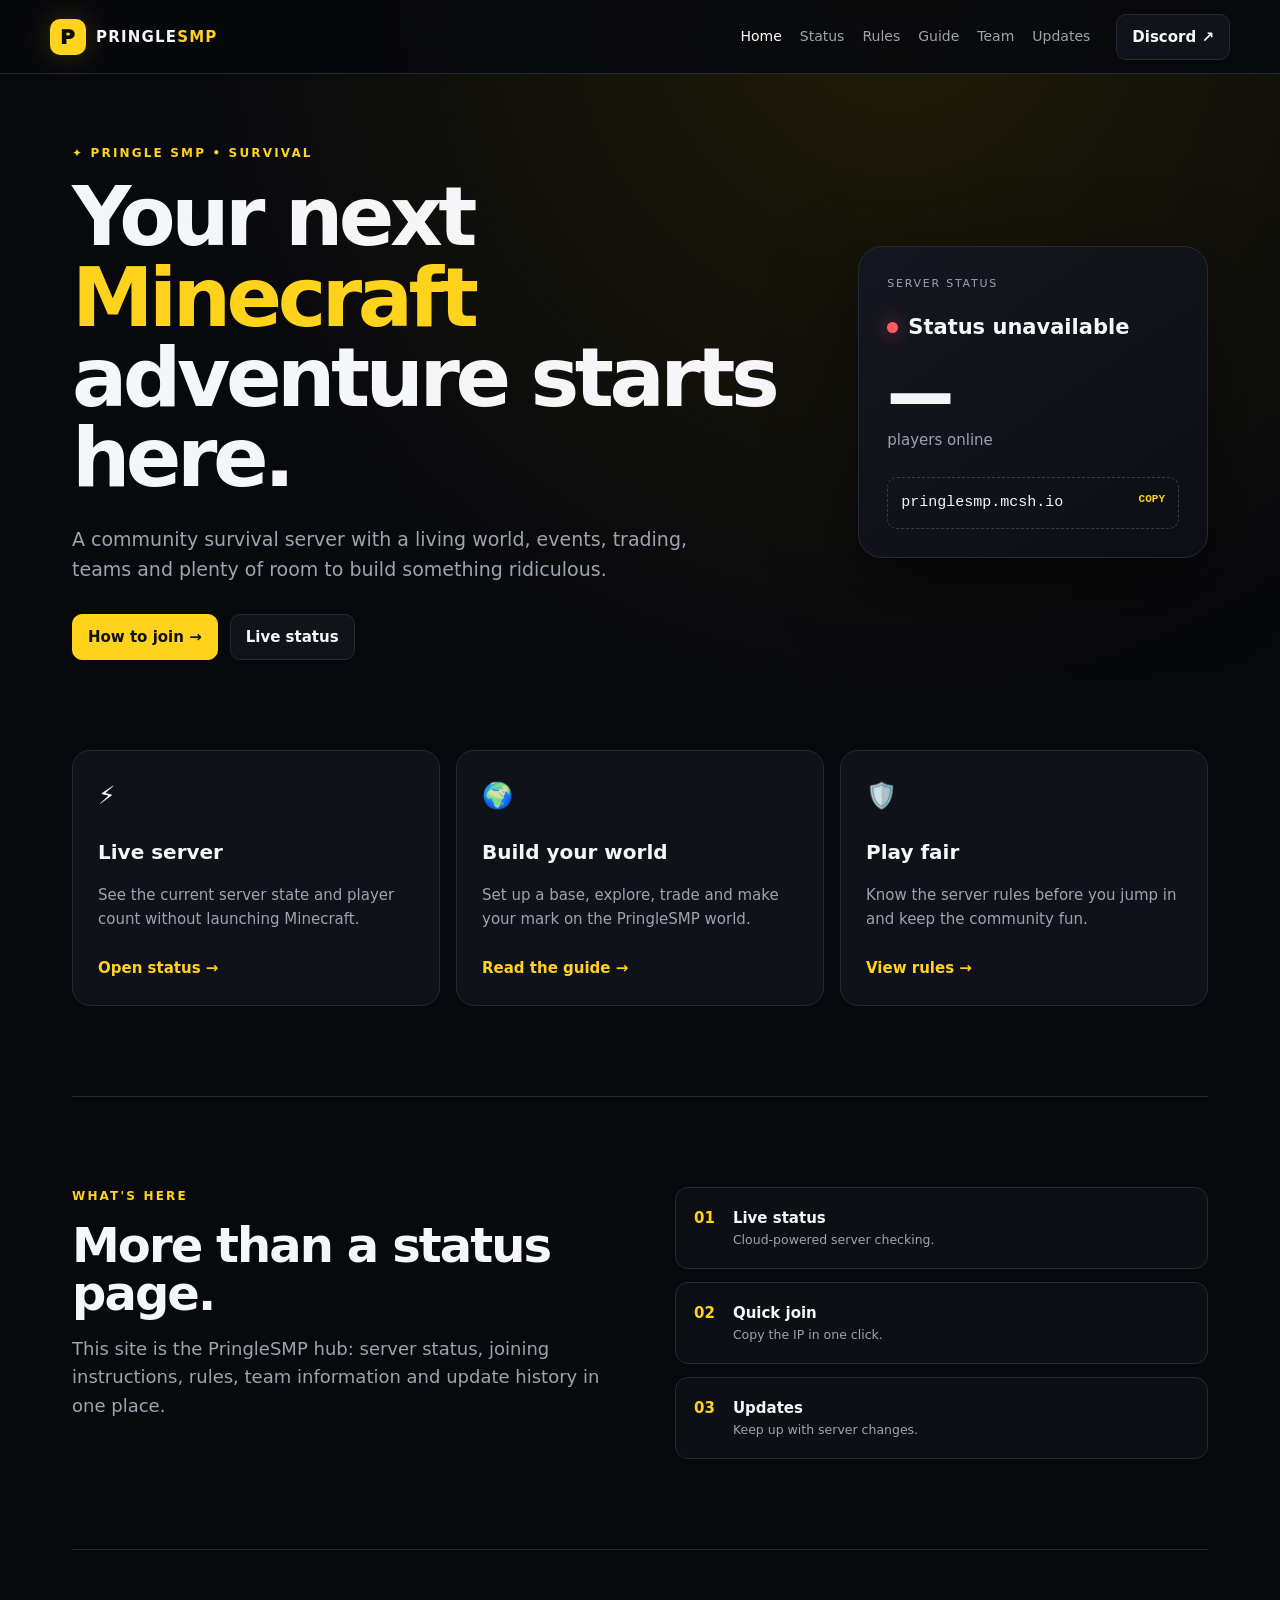
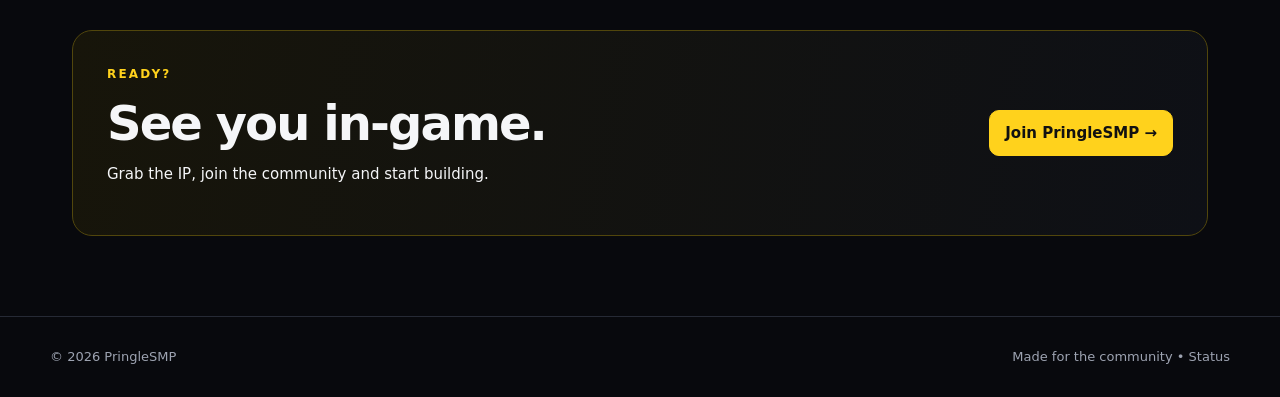
<file: index.html>
<!doctype html>
<html lang="en">
<head>
<meta charset="utf-8"><meta name="viewport" content="width=device-width,initial-scale=1">
<title>PringleSMP • Minecraft Survival</title><meta name="description" content="PringleSMP — Minecraft survival, community, updates and live server status.">
<link rel="stylesheet" href="style.css">
</head>
<body>
<header class="nav"><a class="brand" href="index.html"><span class="logo">P</span><span>PRINGLE<span>SMP</span></span></a>
<nav><a class="active" href="index.html">Home</a><a href="status.html">Status</a><a href="rules.html">Rules</a><a href="guide.html">Guide</a><a href="staff.html">Team</a><a href="changelog.html">Updates</a></nav>
<a class="navbtn" href="https://discord.gg/5BSSkFeNfR" target="_blank">Discord ↗</a></header>
<main>
<section class="hero"><div class="hero-copy"><div class="eyebrow">✦ PRINGLE SMP • SURVIVAL</div><h1>Your next <span>Minecraft</span> adventure starts here.</h1><p>A community survival server with a living world, events, trading, teams and plenty of room to build something ridiculous.</p><div class="actions"><a class="btn primary" href="guide.html">How to join →</a><a class="btn" href="status.html">Live status</a></div></div>
<div class="hero-card"><div class="mini-label">SERVER STATUS</div><div class="statusline"><span id="dot" class="dot"></span><strong id="state">Checking...</strong></div><div class="bigplayers" id="players">—</div><div class="muted">players online</div><div class="serverip" onclick="copyIP()">pringlesmp.mcsh.io <span id="copy">COPY</span></div></div></section>
<section class="grid three"><article class="card"><div class="icon">⚡</div><h3>Live server</h3><p>See the current server state and player count without launching Minecraft.</p><a href="status.html">Open status →</a></article><article class="card"><div class="icon">🌍</div><h3>Build your world</h3><p>Set up a base, explore, trade and make your mark on the PringleSMP world.</p><a href="guide.html">Read the guide →</a></article><article class="card"><div class="icon">🛡️</div><h3>Play fair</h3><p>Know the server rules before you jump in and keep the community fun.</p><a href="rules.html">View rules →</a></article></section>
<section class="split"><div><div class="eyebrow">WHAT'S HERE</div><h2>More than a status page.</h2><p class="lead">This site is the PringleSMP hub: server status, joining instructions, rules, team information and update history in one place.</p></div><div class="feature-list"><div><b>01</b><span><strong>Live status</strong><small>Cloud-powered server checking.</small></span></div><div><b>02</b><span><strong>Quick join</strong><small>Copy the IP in one click.</small></span></div><div><b>03</b><span><strong>Updates</strong><small>Keep up with server changes.</small></span></div></div></section>
<section class="cta"><div><div class="eyebrow">READY?</div><h2>See you in-game.</h2><p>Grab the IP, join the community and start building.</p></div><a class="btn primary" href="guide.html">Join PringleSMP →</a></section>
</main><footer><span>© 2026 PringleSMP</span><span>Made for the community • <a href="status.html">Status</a></span></footer>
<script src="app.js"></script></body></html>
</file>
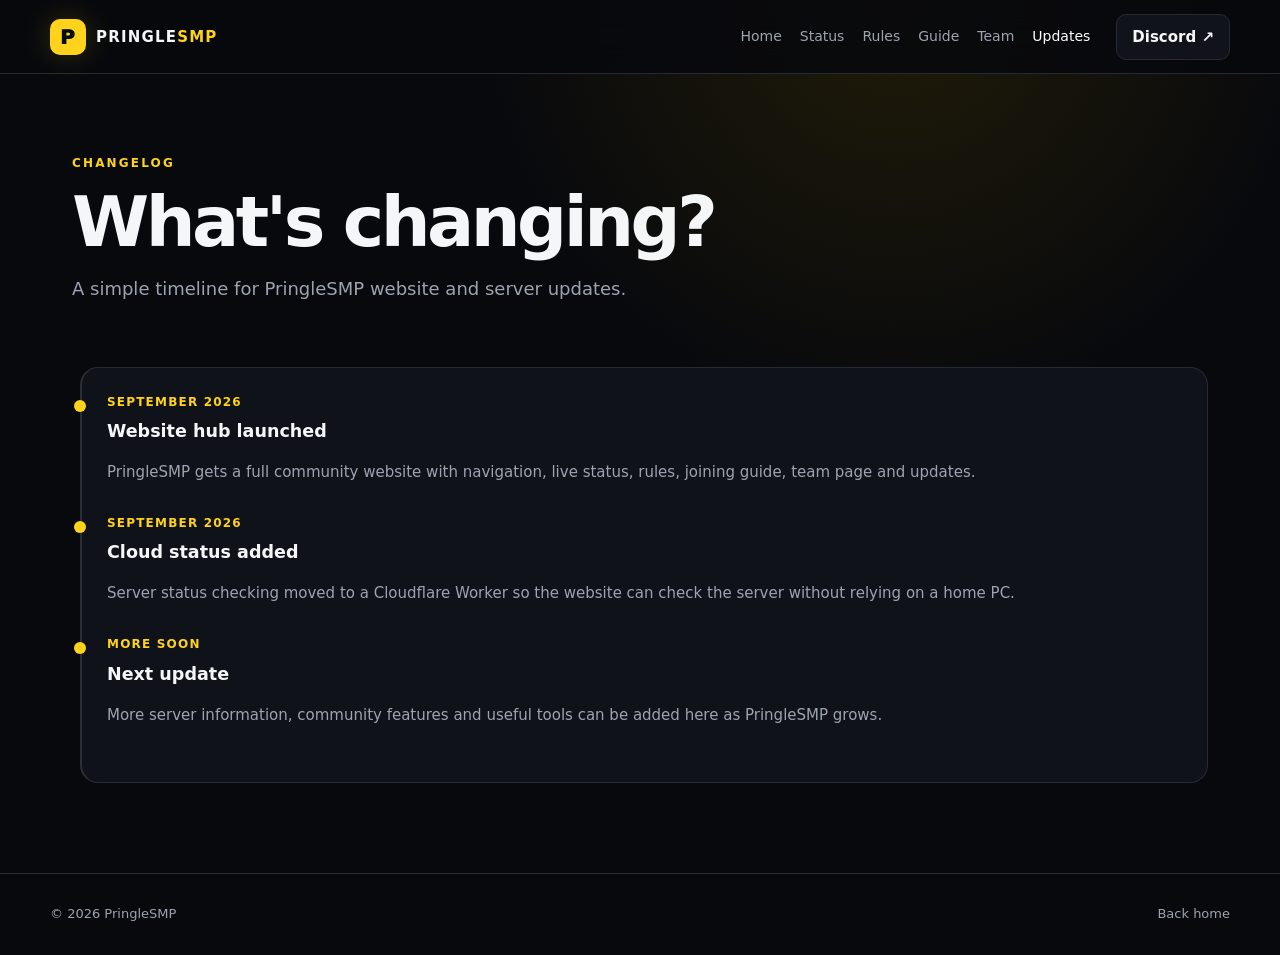
<file: changelog.html>
<!doctype html><html lang="en"><head><meta charset="utf-8"><meta name="viewport" content="width=device-width,initial-scale=1"><title>PringleSMP • Updates</title><link rel="stylesheet" href="style.css"></head><body>
<header class="nav"><a class="brand" href="index.html"><span class="logo">P</span><span>PRINGLE<span>SMP</span></span></a><nav><a href="index.html">Home</a><a href="status.html">Status</a><a href="rules.html">Rules</a><a href="guide.html">Guide</a><a href="staff.html">Team</a><a class="active" href="changelog.html">Updates</a></nav><a class="navbtn" href="https://discord.gg/5BSSkFeNfR" target="_blank">Discord ↗</a></header>
<main><section class="pagehero"><div class="eyebrow">CHANGELOG</div><h1>What's changing?</h1><p>A simple timeline for PringleSMP website and server updates.</p></section><section class="content"><div class="pagebox timeline">
<div class="event"><div class="date">SEPTEMBER 2026</div><h3>Website hub launched</h3><p>PringleSMP gets a full community website with navigation, live status, rules, joining guide, team page and updates.</p></div>
<div class="event"><div class="date">SEPTEMBER 2026</div><h3>Cloud status added</h3><p>Server status checking moved to a Cloudflare Worker so the website can check the server without relying on a home PC.</p></div>
<div class="event"><div class="date">MORE SOON</div><h3>Next update</h3><p>More server information, community features and useful tools can be added here as PringleSMP grows.</p></div>
</div></section></main><footer><span>© 2026 PringleSMP</span><a href="index.html">Back home</a></footer></body></html>
</file>
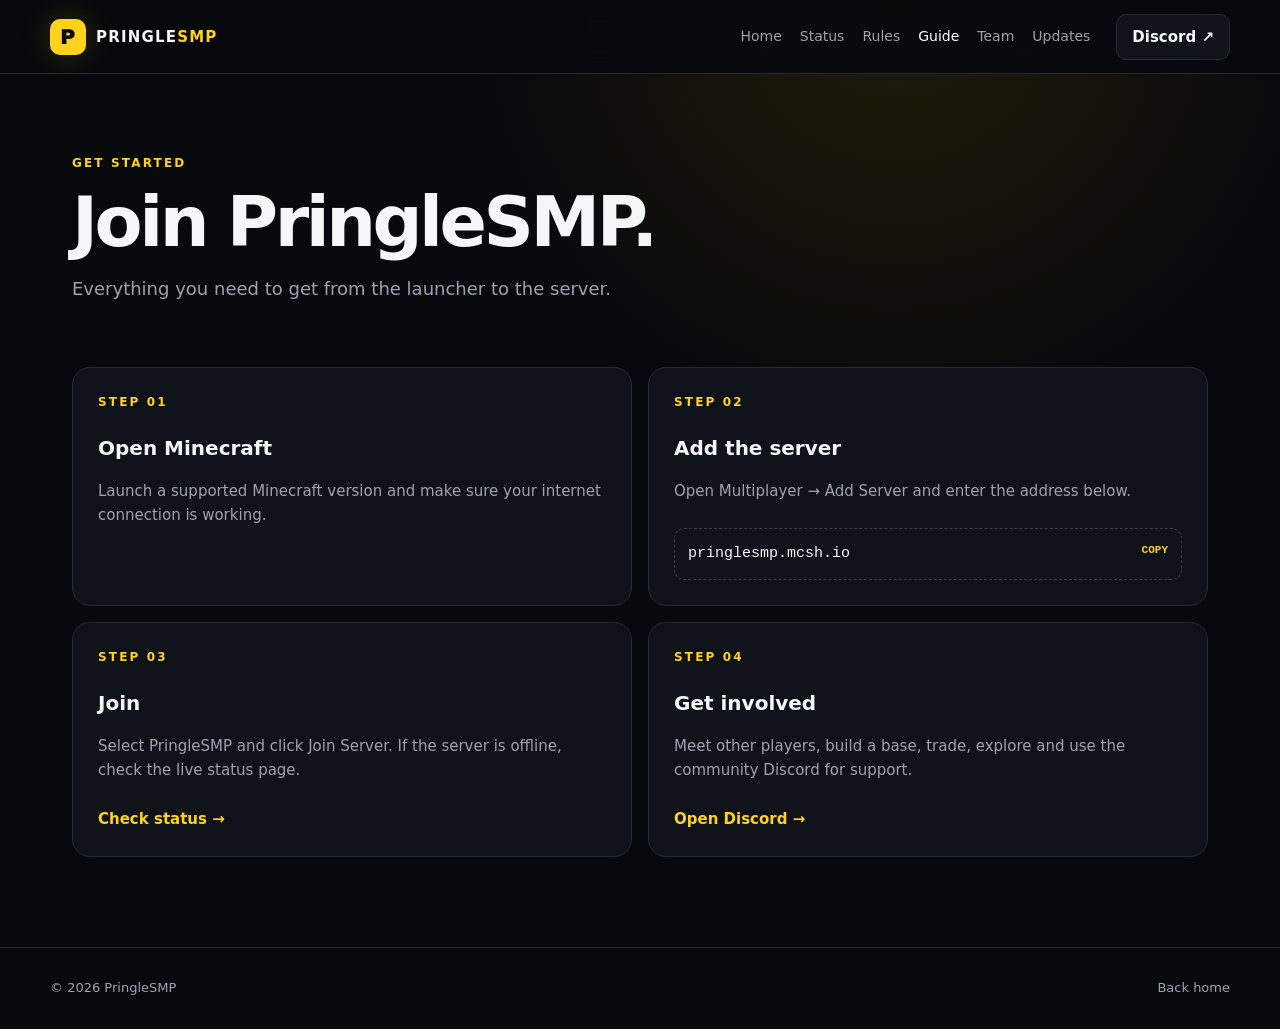
<file: guide.html>
<!doctype html><html lang="en"><head><meta charset="utf-8"><meta name="viewport" content="width=device-width,initial-scale=1"><title>PringleSMP • Join Guide</title><link rel="stylesheet" href="style.css"></head><body>
<header class="nav"><a class="brand" href="index.html"><span class="logo">P</span><span>PRINGLE<span>SMP</span></span></a><nav><a href="index.html">Home</a><a href="status.html">Status</a><a href="rules.html">Rules</a><a class="active" href="guide.html">Guide</a><a href="staff.html">Team</a><a href="changelog.html">Updates</a></nav><a class="navbtn" href="https://discord.gg/5BSSkFeNfR" target="_blank">Discord ↗</a></header>
<main><section class="pagehero"><div class="eyebrow">GET STARTED</div><h1>Join PringleSMP.</h1><p>Everything you need to get from the launcher to the server.</p></section><section class="content"><div class="cards">
<div class="card"><div class="eyebrow">STEP 01</div><h3>Open Minecraft</h3><p>Launch a supported Minecraft version and make sure your internet connection is working.</p></div>
<div class="card"><div class="eyebrow">STEP 02</div><h3>Add the server</h3><p>Open Multiplayer → Add Server and enter the address below.</p><div class="serverip" onclick="copyIP()">pringlesmp.mcsh.io <span id="copy">COPY</span></div></div>
<div class="card"><div class="eyebrow">STEP 03</div><h3>Join</h3><p>Select PringleSMP and click Join Server. If the server is offline, check the live status page.</p><a href="status.html">Check status →</a></div>
<div class="card"><div class="eyebrow">STEP 04</div><h3>Get involved</h3><p>Meet other players, build a base, trade, explore and use the community Discord for support.</p><a href="https://discord.gg/5BSSkFeNfR" target="_blank">Open Discord →</a></div>
</div></section></main><footer><span>© 2026 PringleSMP</span><a href="index.html">Back home</a></footer><script src="app.js"></script></body></html>
</file>
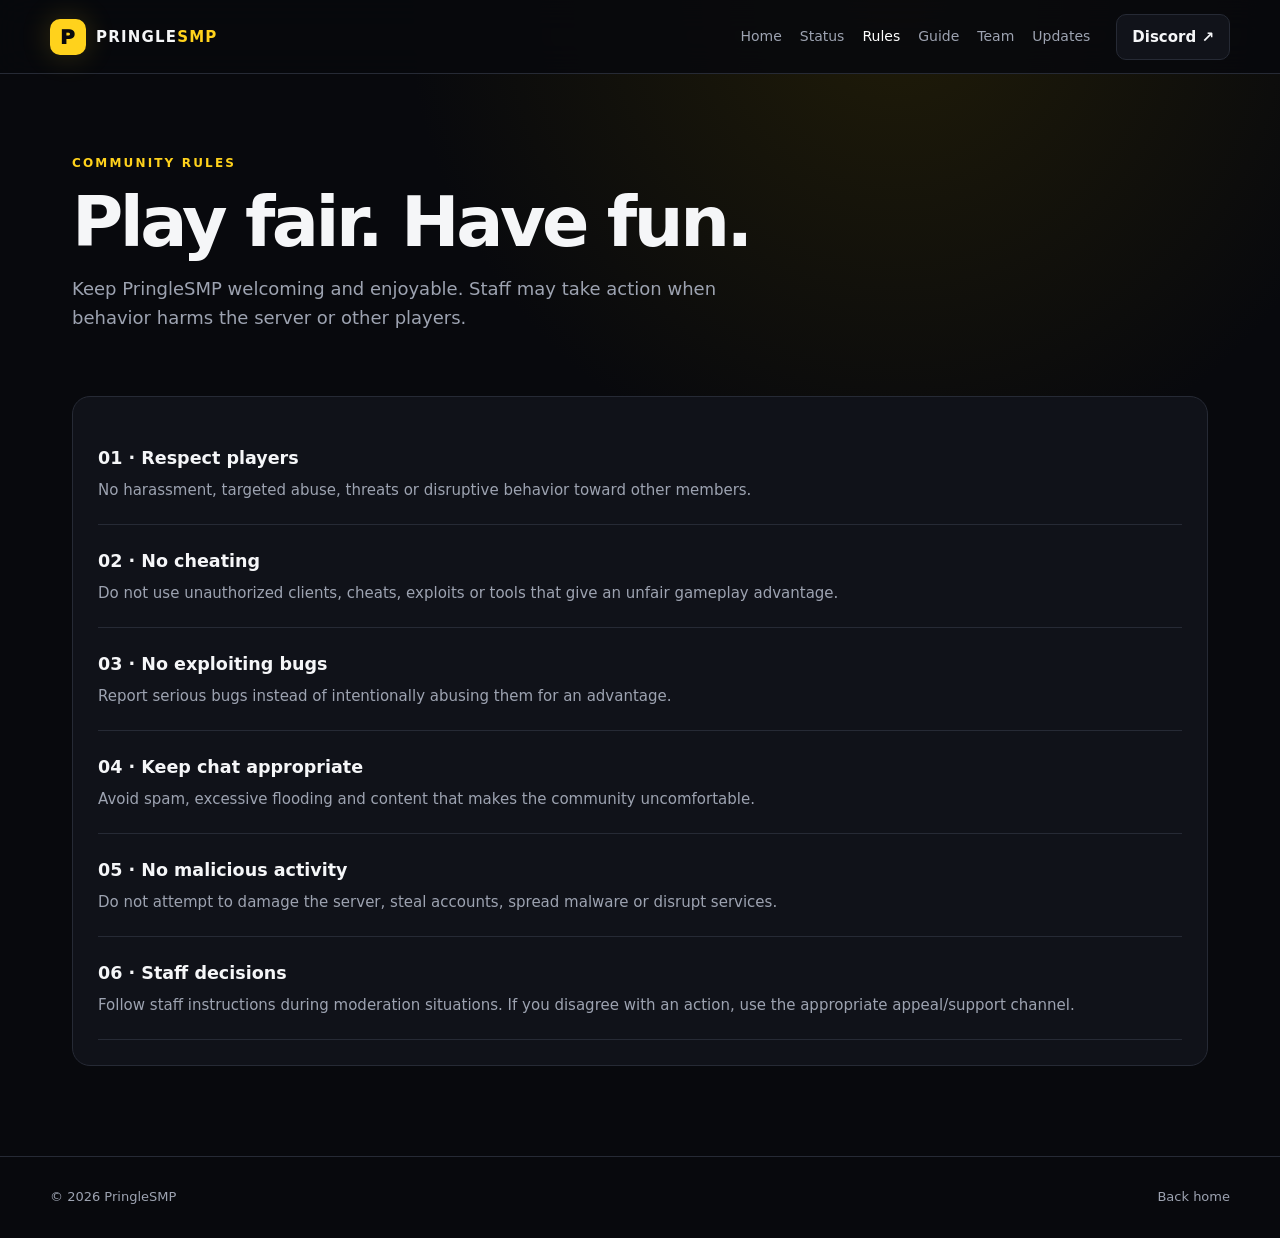
<file: rules.html>
<!doctype html><html lang="en"><head><meta charset="utf-8"><meta name="viewport" content="width=device-width,initial-scale=1"><title>PringleSMP • Rules</title><link rel="stylesheet" href="style.css"></head><body>
<header class="nav"><a class="brand" href="index.html"><span class="logo">P</span><span>PRINGLE<span>SMP</span></span></a><nav><a href="index.html">Home</a><a href="status.html">Status</a><a class="active" href="rules.html">Rules</a><a href="guide.html">Guide</a><a href="staff.html">Team</a><a href="changelog.html">Updates</a></nav><a class="navbtn" href="https://discord.gg/5BSSkFeNfR" target="_blank">Discord ↗</a></header>
<main><section class="pagehero"><div class="eyebrow">COMMUNITY RULES</div><h1>Play fair. Have fun.</h1><p>Keep PringleSMP welcoming and enjoyable. Staff may take action when behavior harms the server or other players.</p></section><section class="content"><div class="pagebox">
<div class="rule"><h3>01 · Respect players</h3><p>No harassment, targeted abuse, threats or disruptive behavior toward other members.</p></div>
<div class="rule"><h3>02 · No cheating</h3><p>Do not use unauthorized clients, cheats, exploits or tools that give an unfair gameplay advantage.</p></div>
<div class="rule"><h3>03 · No exploiting bugs</h3><p>Report serious bugs instead of intentionally abusing them for an advantage.</p></div>
<div class="rule"><h3>04 · Keep chat appropriate</h3><p>Avoid spam, excessive flooding and content that makes the community uncomfortable.</p></div>
<div class="rule"><h3>05 · No malicious activity</h3><p>Do not attempt to damage the server, steal accounts, spread malware or disrupt services.</p></div>
<div class="rule"><h3>06 · Staff decisions</h3><p>Follow staff instructions during moderation situations. If you disagree with an action, use the appropriate appeal/support channel.</p></div>
</div></section></main><footer><span>© 2026 PringleSMP</span><a href="index.html">Back home</a></footer></body></html>
</file>
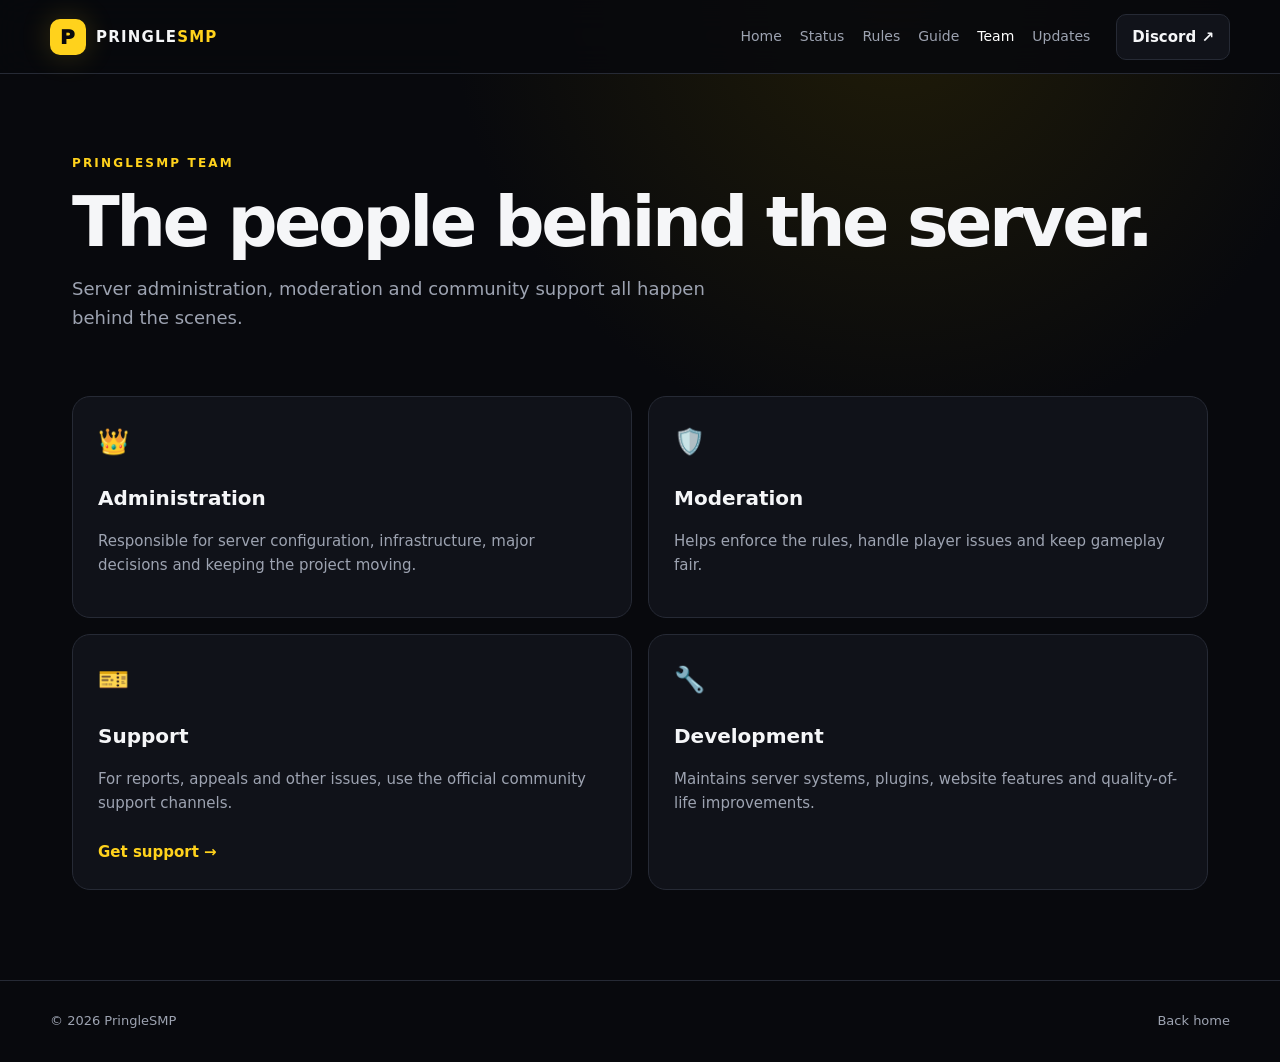
<file: staff.html>
<!doctype html><html lang="en"><head><meta charset="utf-8"><meta name="viewport" content="width=device-width,initial-scale=1"><title>PringleSMP • Team</title><link rel="stylesheet" href="style.css"></head><body>
<header class="nav"><a class="brand" href="index.html"><span class="logo">P</span><span>PRINGLE<span>SMP</span></span></a><nav><a href="index.html">Home</a><a href="status.html">Status</a><a href="rules.html">Rules</a><a href="guide.html">Guide</a><a class="active" href="staff.html">Team</a><a href="changelog.html">Updates</a></nav><a class="navbtn" href="https://discord.gg/5BSSkFeNfR" target="_blank">Discord ↗</a></header>
<main><section class="pagehero"><div class="eyebrow">PRINGLESMP TEAM</div><h1>The people behind the server.</h1><p>Server administration, moderation and community support all happen behind the scenes.</p></section><section class="content"><div class="cards"><div class="card"><div class="icon">👑</div><h3>Administration</h3><p>Responsible for server configuration, infrastructure, major decisions and keeping the project moving.</p></div><div class="card"><div class="icon">🛡️</div><h3>Moderation</h3><p>Helps enforce the rules, handle player issues and keep gameplay fair.</p></div><div class="card"><div class="icon">🎫</div><h3>Support</h3><p>For reports, appeals and other issues, use the official community support channels.</p><a href="https://discord.gg/5BSSkFeNfR" target="_blank">Get support →</a></div><div class="card"><div class="icon">🔧</div><h3>Development</h3><p>Maintains server systems, plugins, website features and quality-of-life improvements.</p></div></div></section></main><footer><span>© 2026 PringleSMP</span><a href="index.html">Back home</a></footer></body></html>
</file>
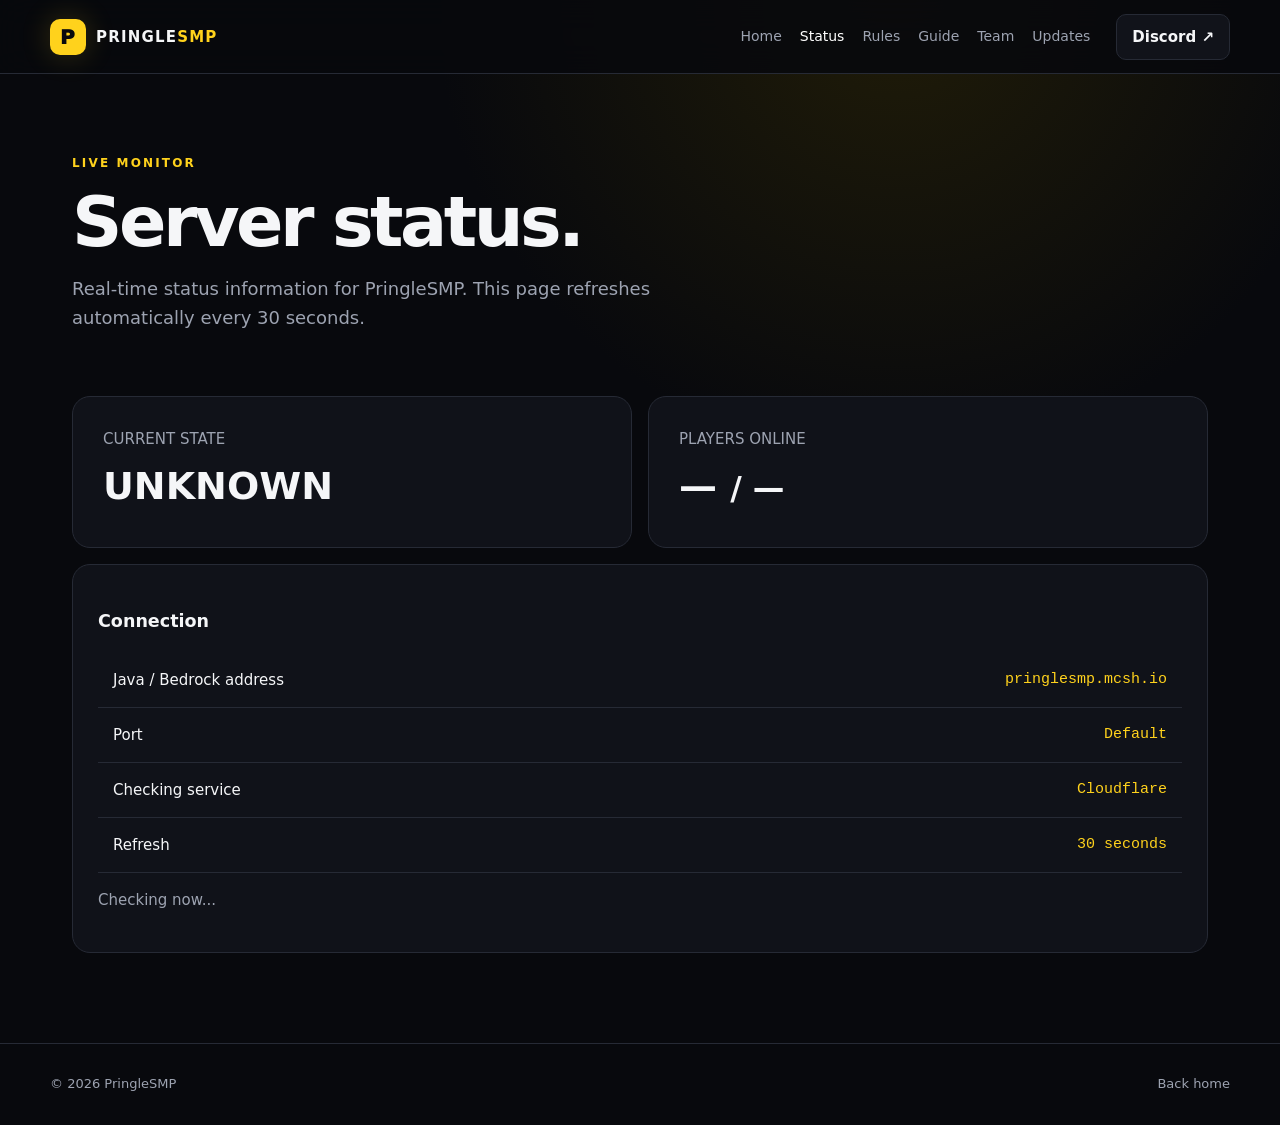
<file: status.html>
<!doctype html><html lang="en"><head><meta charset="utf-8"><meta name="viewport" content="width=device-width,initial-scale=1"><title>PringleSMP • Live Status</title><link rel="stylesheet" href="style.css"></head><body>
<header class="nav"><a class="brand" href="index.html"><span class="logo">P</span><span>PRINGLE<span>SMP</span></span></a><nav><a href="index.html">Home</a><a class="active" href="status.html">Status</a><a href="rules.html">Rules</a><a href="guide.html">Guide</a><a href="staff.html">Team</a><a href="changelog.html">Updates</a></nav><a class="navbtn" href="https://discord.gg/5BSSkFeNfR" target="_blank">Discord ↗</a></header>
<main><section class="pagehero"><div class="eyebrow">LIVE MONITOR</div><h1>Server status.</h1><p>Real-time status information for PringleSMP. This page refreshes automatically every 30 seconds.</p></section><section class="content"><div class="status-big"><div class="metric"><span class="muted">CURRENT STATE</span><strong data-online>Checking...</strong></div><div class="metric"><span class="muted">PLAYERS ONLINE</span><strong><span data-players>—</span> <small>/ <span data-max>—</span></small></strong></div></div><div class="pagebox" style="margin-top:16px"><h3>Connection</h3><table class="table"><tr><td>Java / Bedrock address</td><td>pringlesmp.mcsh.io</td></tr><tr><td>Port</td><td>Default</td></tr><tr><td>Checking service</td><td>Cloudflare</td></tr><tr><td>Refresh</td><td>30 seconds</td></tr></table><p id="last">Checking now...</p></div></section></main><footer><span>© 2026 PringleSMP</span><a href="index.html">Back home</a></footer><script src="app.js"></script></body></html>
</file>
<file: style.css>
:root{--bg:#08090d;--panel:#101219;--panel2:#151720;--text:#f5f6f8;--muted:#9da3b1;--gold:#ffd21c;--line:#262a35;--green:#43e58b;--red:#ff5964}*{box-sizing:border-box}html{scroll-behavior:smooth}body{margin:0;background:radial-gradient(circle at 70% 0%,#201c08 0,#08090d 32%);color:var(--text);font:15px/1.6 Inter,ui-sans-serif,system-ui,-apple-system,Segoe UI,sans-serif}a{color:inherit;text-decoration:none}.nav{height:74px;border-bottom:1px solid var(--line);display:flex;align-items:center;gap:26px;padding:0 max(22px,calc((100% - 1180px)/2));position:sticky;top:0;background:#08090ddd;backdrop-filter:blur(16px);z-index:20}.brand{display:flex;align-items:center;gap:10px;font-weight:900;letter-spacing:.08em}.brand>span:last-child span{color:var(--gold)}.logo{display:grid;place-items:center;width:36px;height:36px;border-radius:10px;background:var(--gold);color:#08090d;font-weight:1000;font-size:20px;box-shadow:0 0 30px #ffd21c33}.nav nav{display:flex;gap:18px;margin-left:auto}.nav nav a{color:var(--muted);font-size:14px}.nav nav a:hover,.nav nav .active{color:#fff}.navbtn,.btn{border:1px solid var(--line);padding:10px 15px;border-radius:10px;font-weight:800;background:#11131a}.navbtn:hover,.btn:hover{border-color:#4a4f5d;transform:translateY(-1px)}main{max-width:1180px;margin:auto;padding:0 22px}.hero{min-height:610px;display:grid;grid-template-columns:1.35fr .65fr;gap:60px;align-items:center;padding:70px 0}.eyebrow{font-size:12px;letter-spacing:.18em;font-weight:900;color:var(--gold);margin-bottom:14px}.hero h1{font-size:clamp(46px,7vw,82px);line-height:.98;letter-spacing:-.055em;margin:0 0 25px;max-width:780px}.hero h1 span{color:var(--gold)}.hero p{font-size:19px;color:var(--muted);max-width:650px}.actions{display:flex;gap:12px;margin-top:30px}.btn{display:inline-block}.btn.primary{background:var(--gold);border-color:var(--gold);color:#111}.hero-card{background:linear-gradient(145deg,#151720,#0d0f15);border:1px solid var(--line);border-radius:24px;padding:28px;box-shadow:0 25px 80px #0008}.mini-label{font-size:11px;color:var(--muted);letter-spacing:.16em}.statusline{display:flex;align-items:center;gap:10px;font-size:21px;margin:18px 0}.dot{width:11px;height:11px;border-radius:50%;background:#777;box-shadow:0 0 14px #777}.dot.online{background:var(--green);box-shadow:0 0 18px #43e58b99}.dot.offline{background:var(--red);box-shadow:0 0 18px #ff596499}.bigplayers{font-size:64px;font-weight:950;line-height:1;margin-top:20px}.muted{color:var(--muted)}.serverip{margin-top:25px;padding:13px;border:1px dashed #3a3e49;border-radius:10px;font-family:ui-monospace,monospace;cursor:pointer}.serverip span{float:right;color:var(--gold);font-size:11px;font-weight:900}.grid{display:grid;gap:16px}.three{grid-template-columns:repeat(3,1fr);padding:20px 0 90px}.card,.pagebox{background:#101219;border:1px solid var(--line);border-radius:18px;padding:25px}.card{min-height:220px}.icon{font-size:25px}.card h3{margin:20px 0 7px;font-size:20px}.card p,.pagebox p{color:var(--muted)}.card a{display:inline-block;margin-top:10px;color:var(--gold);font-weight:800}.split{border-top:1px solid var(--line);border-bottom:1px solid var(--line);padding:90px 0;display:grid;grid-template-columns:1fr 1fr;gap:70px}.split h2,.cta h2{font-size:48px;line-height:1;margin:0 0 15px;letter-spacing:-.04em}.lead{color:var(--muted);font-size:18px}.feature-list{display:grid;gap:13px}.feature-list>div{display:flex;gap:18px;padding:18px;border:1px solid var(--line);border-radius:13px;background:#0d0f14}.feature-list b{color:var(--gold)}.feature-list span{display:grid}.feature-list small{color:var(--muted)}.cta{margin:80px 0;display:flex;align-items:center;justify-content:space-between;padding:34px;border:1px solid #51460c;border-radius:20px;background:linear-gradient(100deg,#17150a,#0e1016)}footer{border-top:1px solid var(--line);padding:30px max(22px,calc((100% - 1180px)/2));display:flex;justify-content:space-between;color:var(--muted);font-size:13px}.pagehero{padding:80px 0 45px}.pagehero h1{font-size:clamp(42px,6vw,70px);line-height:1;margin:0 0 15px;letter-spacing:-.05em}.pagehero p{color:var(--muted);font-size:18px;max-width:700px}.content{padding-bottom:90px}.cards{display:grid;grid-template-columns:repeat(2,1fr);gap:16px}.status-big{display:grid;grid-template-columns:1fr 1fr;gap:16px}.metric{padding:30px;border:1px solid var(--line);border-radius:18px;background:#101219}.metric strong{display:block;font-size:38px;margin-top:5px}.table{width:100%;border-collapse:collapse}.table td{padding:15px;border-bottom:1px solid var(--line)}.table td:last-child{text-align:right;color:var(--gold);font-family:ui-monospace,monospace}.rule{padding:22px 0;border-bottom:1px solid var(--line)}.rule h3{margin:0 0 6px}.rule p{margin:0;color:var(--muted)}.timeline{border-left:2px solid #2b2e38;margin-left:8px;padding-left:25px}.event{position:relative;margin:0 0 30px}.event:before{content:"";position:absolute;left:-33px;top:7px;width:12px;height:12px;background:var(--gold);border-radius:50%}.event .date{color:var(--gold);font-size:12px;font-weight:900;letter-spacing:.1em}.event h3{margin:5px 0}.event p{color:var(--muted)}@media(max-width:850px){.nav nav{display:none}.hero,.split{grid-template-columns:1fr}.hero{padding:55px 0}.three,.cards,.status-big{grid-template-columns:1fr}.cta,footer{flex-direction:column;gap:20px;align-items:flex-start}.navbtn{margin-left:auto}.hero h1{font-size:52px}}
</file>
